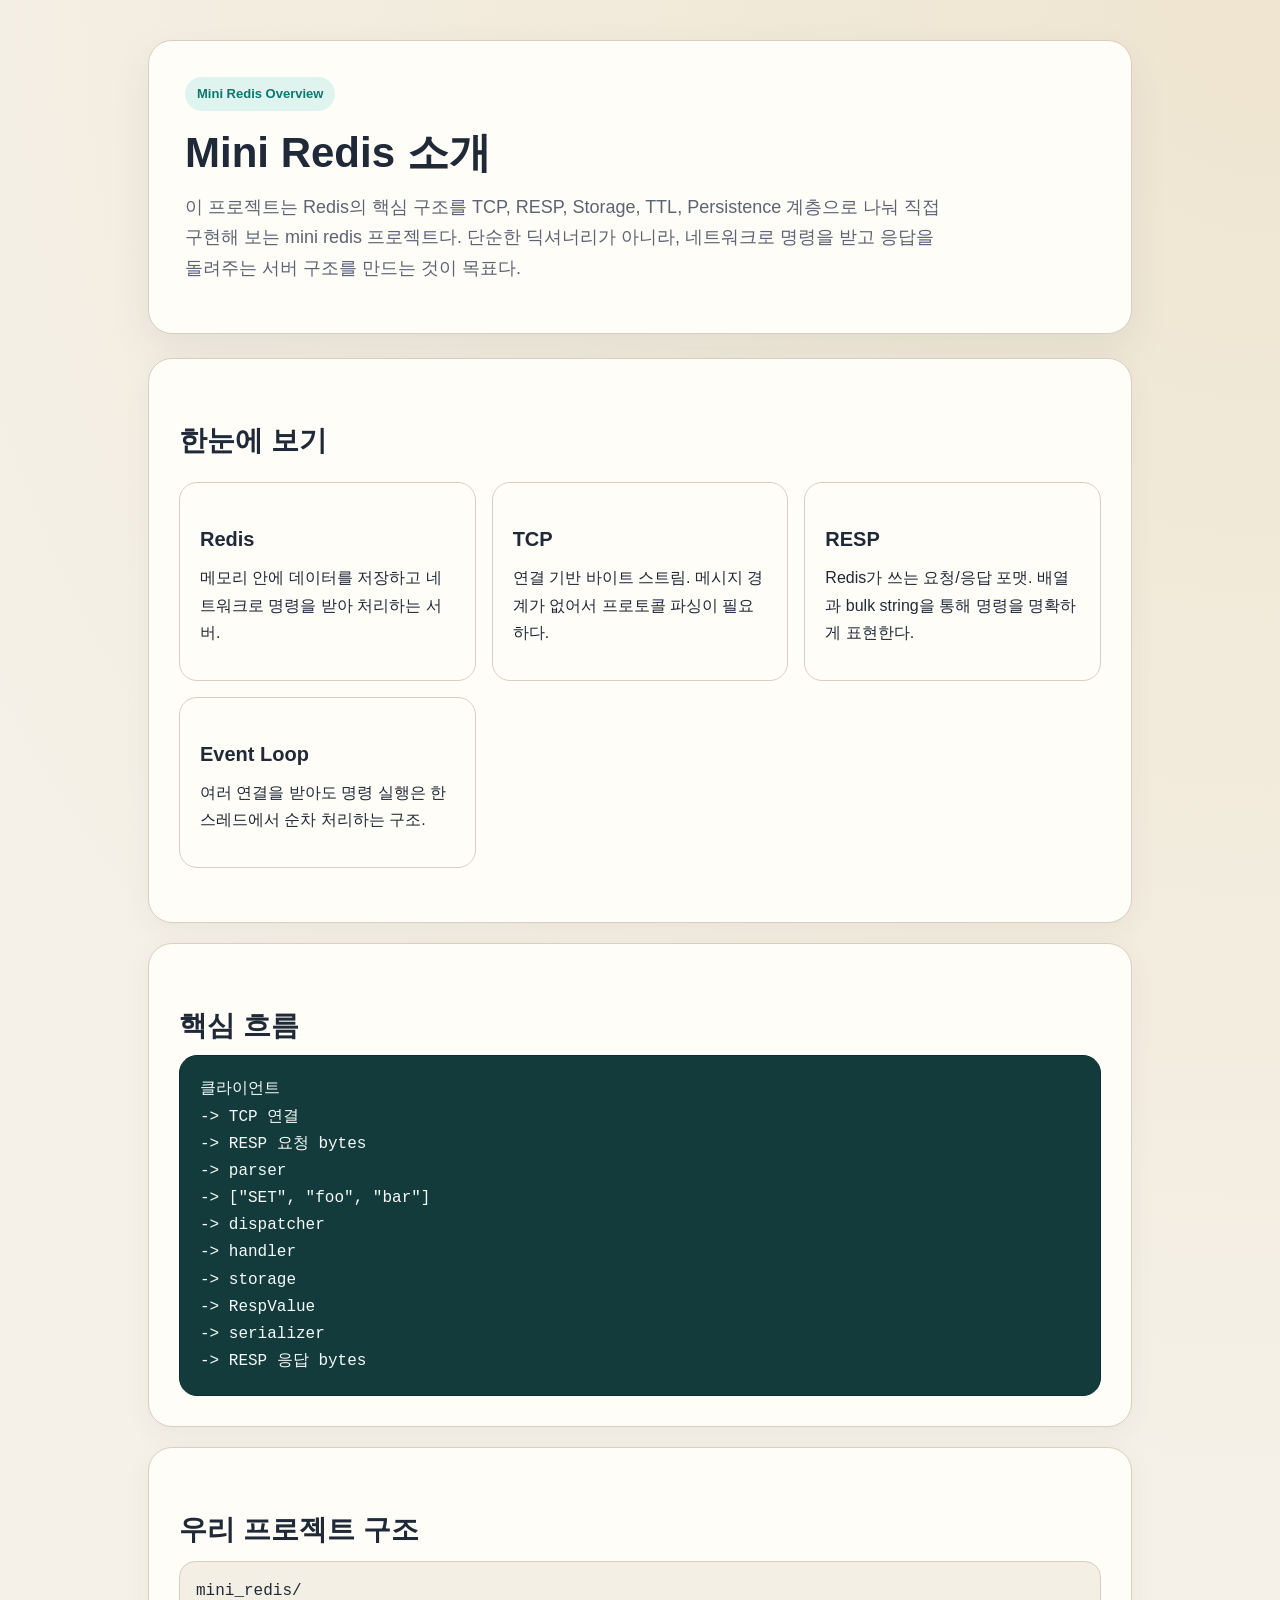
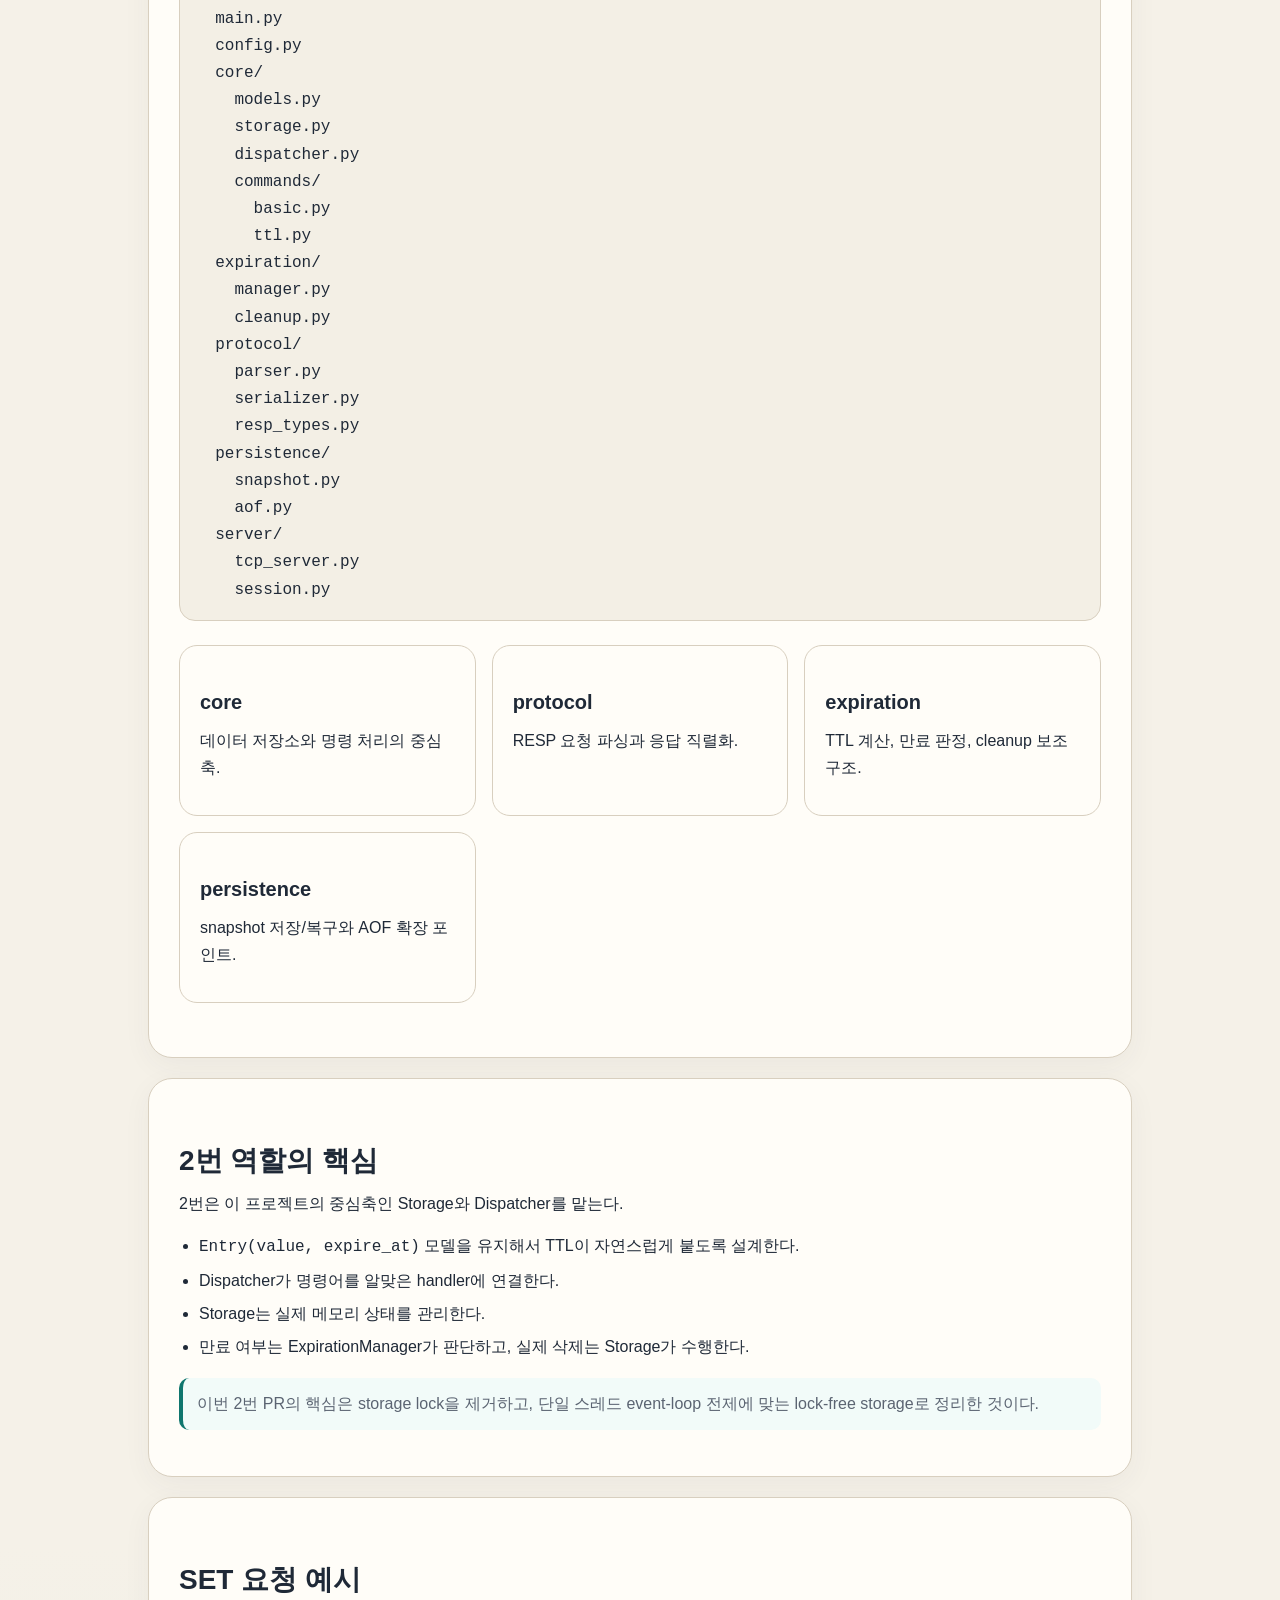
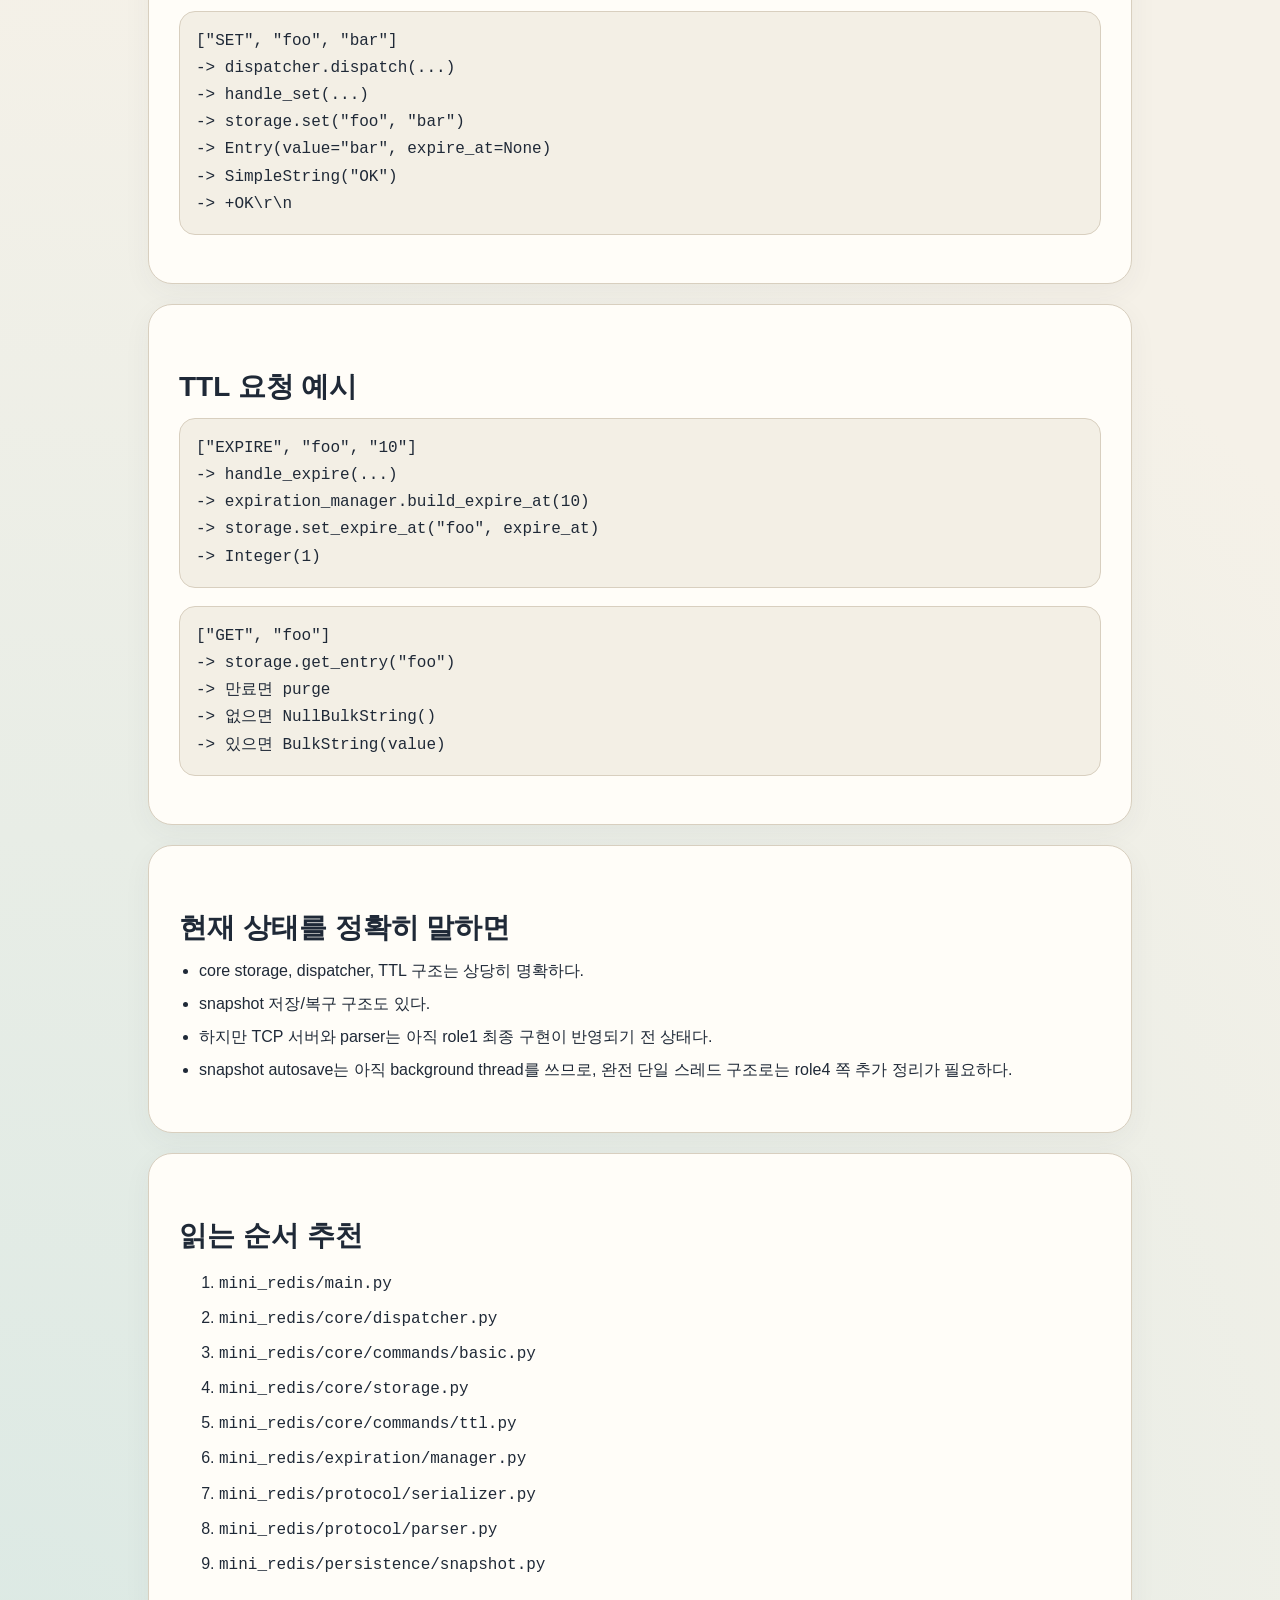
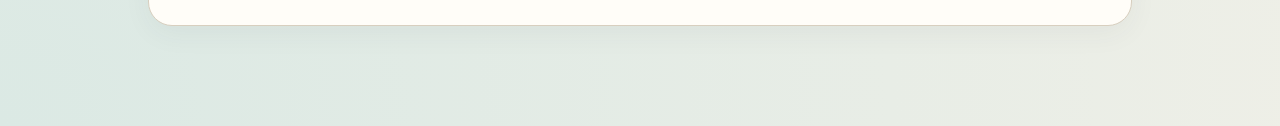
<file: docs/project-overview.html>
<!doctype html>
<html lang="ko">
<head>
  <meta charset="utf-8">
  <meta name="viewport" content="width=device-width, initial-scale=1">
  <title>Mini Redis 소개</title>
  <style>
    :root {
      --bg: #f5f1e8;
      --panel: #fffdf8;
      --ink: #1f2937;
      --muted: #5b6472;
      --line: #d8cfbf;
      --accent: #0f766e;
      --accent-soft: #dff3ef;
      --code: #f3efe5;
    }

    * { box-sizing: border-box; }

    body {
      margin: 0;
      font-family: "Segoe UI", "Apple SD Gothic Neo", "Malgun Gothic", sans-serif;
      line-height: 1.7;
      color: var(--ink);
      background:
        radial-gradient(circle at top right, #efe5d0 0%, transparent 30%),
        radial-gradient(circle at bottom left, #dbe9e4 0%, transparent 35%),
        var(--bg);
    }

    .wrap {
      max-width: 1024px;
      margin: 0 auto;
      padding: 40px 20px 80px;
    }

    .hero {
      background: var(--panel);
      border: 1px solid var(--line);
      border-radius: 24px;
      padding: 36px;
      box-shadow: 0 16px 40px rgba(54, 61, 74, 0.08);
      margin-bottom: 24px;
    }

    .eyebrow {
      display: inline-block;
      background: var(--accent-soft);
      color: var(--accent);
      padding: 6px 12px;
      border-radius: 999px;
      font-size: 13px;
      font-weight: 700;
      margin-bottom: 16px;
    }

    h1, h2, h3 {
      margin: 0 0 12px;
      line-height: 1.25;
    }

    h1 { font-size: 42px; }
    h2 { font-size: 28px; margin-top: 34px; }
    h3 { font-size: 20px; margin-top: 24px; }

    p {
      margin: 0 0 14px;
      color: var(--ink);
    }

    .lead {
      font-size: 18px;
      color: var(--muted);
      max-width: 760px;
    }

    .grid {
      display: grid;
      grid-template-columns: repeat(auto-fit, minmax(250px, 1fr));
      gap: 16px;
      margin: 24px 0;
    }

    .card {
      background: var(--panel);
      border: 1px solid var(--line);
      border-radius: 18px;
      padding: 20px;
    }

    .flow {
      background: #143b3b;
      color: #f4fbfa;
      border-radius: 18px;
      padding: 20px;
      white-space: pre-wrap;
      font-family: Consolas, "Courier New", monospace;
      overflow-x: auto;
      border: 1px solid #0b2d2d;
    }

    pre, code {
      font-family: Consolas, "Courier New", monospace;
    }

    pre {
      background: var(--code);
      border: 1px solid var(--line);
      border-radius: 16px;
      padding: 16px;
      overflow-x: auto;
      margin: 14px 0 18px;
    }

    ul {
      margin: 0 0 18px 20px;
      padding: 0;
    }

    li {
      margin: 6px 0;
    }

    .section {
      background: var(--panel);
      border: 1px solid var(--line);
      border-radius: 24px;
      padding: 30px;
      margin-bottom: 20px;
      box-shadow: 0 8px 28px rgba(54, 61, 74, 0.05);
    }

    .note {
      border-left: 4px solid var(--accent);
      padding: 12px 14px;
      background: #f2fbf9;
      border-radius: 10px;
      color: var(--muted);
      margin: 16px 0;
    }
  </style>
</head>
<body>
  <div class="wrap">
    <section class="hero">
      <div class="eyebrow">Mini Redis Overview</div>
      <h1>Mini Redis 소개</h1>
      <p class="lead">
        이 프로젝트는 Redis의 핵심 구조를 TCP, RESP, Storage, TTL, Persistence 계층으로 나눠 직접 구현해 보는 mini redis 프로젝트다.
        단순한 딕셔너리가 아니라, 네트워크로 명령을 받고 응답을 돌려주는 서버 구조를 만드는 것이 목표다.
      </p>
    </section>

    <section class="section">
      <h2>한눈에 보기</h2>
      <div class="grid">
        <div class="card">
          <h3>Redis</h3>
          <p>메모리 안에 데이터를 저장하고 네트워크로 명령을 받아 처리하는 서버.</p>
        </div>
        <div class="card">
          <h3>TCP</h3>
          <p>연결 기반 바이트 스트림. 메시지 경계가 없어서 프로토콜 파싱이 필요하다.</p>
        </div>
        <div class="card">
          <h3>RESP</h3>
          <p>Redis가 쓰는 요청/응답 포맷. 배열과 bulk string을 통해 명령을 명확하게 표현한다.</p>
        </div>
        <div class="card">
          <h3>Event Loop</h3>
          <p>여러 연결을 받아도 명령 실행은 한 스레드에서 순차 처리하는 구조.</p>
        </div>
      </div>
    </section>

    <section class="section">
      <h2>핵심 흐름</h2>
      <div class="flow">클라이언트
-> TCP 연결
-> RESP 요청 bytes
-> parser
-> ["SET", "foo", "bar"]
-> dispatcher
-> handler
-> storage
-> RespValue
-> serializer
-> RESP 응답 bytes</div>
    </section>

    <section class="section">
      <h2>우리 프로젝트 구조</h2>
      <pre><code>mini_redis/
  main.py
  config.py
  core/
    models.py
    storage.py
    dispatcher.py
    commands/
      basic.py
      ttl.py
  expiration/
    manager.py
    cleanup.py
  protocol/
    parser.py
    serializer.py
    resp_types.py
  persistence/
    snapshot.py
    aof.py
  server/
    tcp_server.py
    session.py</code></pre>

      <div class="grid">
        <div class="card">
          <h3>core</h3>
          <p>데이터 저장소와 명령 처리의 중심축.</p>
        </div>
        <div class="card">
          <h3>protocol</h3>
          <p>RESP 요청 파싱과 응답 직렬화.</p>
        </div>
        <div class="card">
          <h3>expiration</h3>
          <p>TTL 계산, 만료 판정, cleanup 보조 구조.</p>
        </div>
        <div class="card">
          <h3>persistence</h3>
          <p>snapshot 저장/복구와 AOF 확장 포인트.</p>
        </div>
      </div>
    </section>

    <section class="section">
      <h2>2번 역할의 핵심</h2>
      <p>2번은 이 프로젝트의 중심축인 Storage와 Dispatcher를 맡는다.</p>
      <ul>
        <li><code>Entry(value, expire_at)</code> 모델을 유지해서 TTL이 자연스럽게 붙도록 설계한다.</li>
        <li>Dispatcher가 명령어를 알맞은 handler에 연결한다.</li>
        <li>Storage는 실제 메모리 상태를 관리한다.</li>
        <li>만료 여부는 ExpirationManager가 판단하고, 실제 삭제는 Storage가 수행한다.</li>
      </ul>

      <div class="note">
        이번 2번 PR의 핵심은 storage lock을 제거하고, 단일 스레드 event-loop 전제에 맞는 lock-free storage로 정리한 것이다.
      </div>
    </section>

    <section class="section">
      <h2>SET 요청 예시</h2>
      <pre><code>["SET", "foo", "bar"]
-> dispatcher.dispatch(...)
-> handle_set(...)
-> storage.set("foo", "bar")
-> Entry(value="bar", expire_at=None)
-> SimpleString("OK")
-> +OK\r\n</code></pre>
    </section>

    <section class="section">
      <h2>TTL 요청 예시</h2>
      <pre><code>["EXPIRE", "foo", "10"]
-> handle_expire(...)
-> expiration_manager.build_expire_at(10)
-> storage.set_expire_at("foo", expire_at)
-> Integer(1)</code></pre>

      <pre><code>["GET", "foo"]
-> storage.get_entry("foo")
-> 만료면 purge
-> 없으면 NullBulkString()
-> 있으면 BulkString(value)</code></pre>
    </section>

    <section class="section">
      <h2>현재 상태를 정확히 말하면</h2>
      <ul>
        <li>core storage, dispatcher, TTL 구조는 상당히 명확하다.</li>
        <li>snapshot 저장/복구 구조도 있다.</li>
        <li>하지만 TCP 서버와 parser는 아직 role1 최종 구현이 반영되기 전 상태다.</li>
        <li>snapshot autosave는 아직 background thread를 쓰므로, 완전 단일 스레드 구조로는 role4 쪽 추가 정리가 필요하다.</li>
      </ul>
    </section>

    <section class="section">
      <h2>읽는 순서 추천</h2>
      <ol>
        <li><code>mini_redis/main.py</code></li>
        <li><code>mini_redis/core/dispatcher.py</code></li>
        <li><code>mini_redis/core/commands/basic.py</code></li>
        <li><code>mini_redis/core/storage.py</code></li>
        <li><code>mini_redis/core/commands/ttl.py</code></li>
        <li><code>mini_redis/expiration/manager.py</code></li>
        <li><code>mini_redis/protocol/serializer.py</code></li>
        <li><code>mini_redis/protocol/parser.py</code></li>
        <li><code>mini_redis/persistence/snapshot.py</code></li>
      </ol>
    </section>
  </div>
</body>
</html>
</file>
